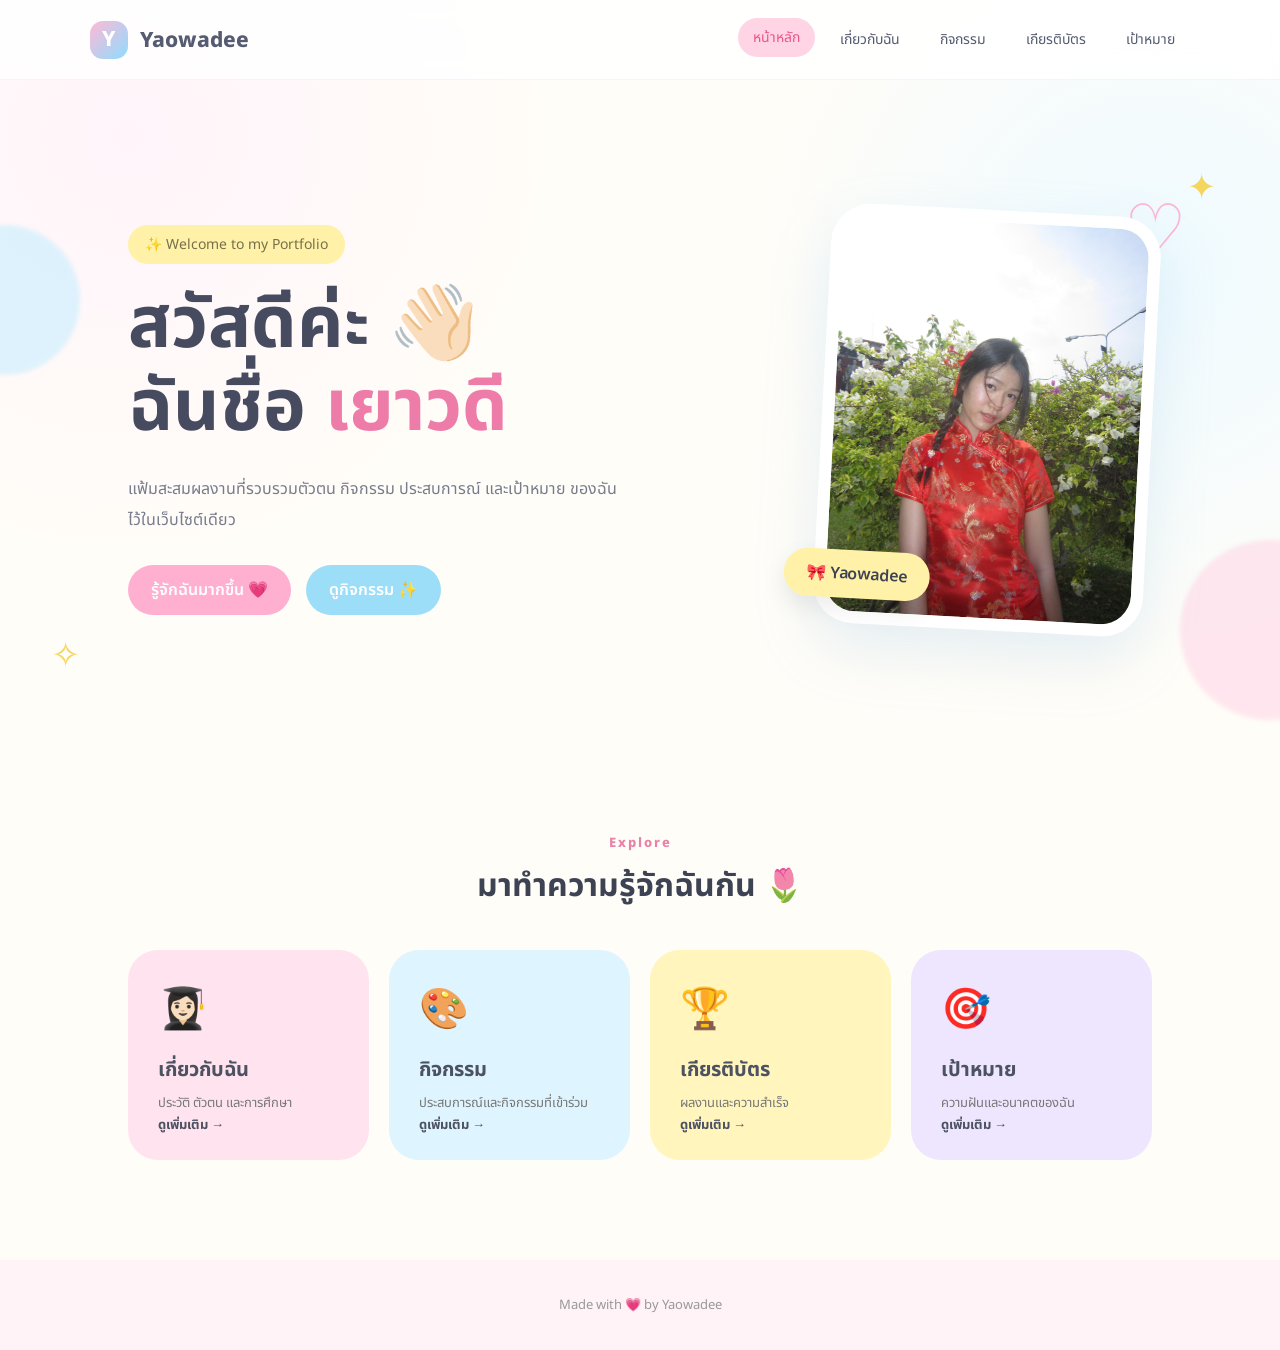
<file: index.html>
<!DOCTYPE html>
<html lang="th">
<head>
    <meta charset="UTF-8">
    <meta name="viewport" content="width=device-width, initial-scale=1.0">

    <title>Portfolio | Yaowadee</title>

    <link rel="stylesheet" href="style.css">

    <link href="https://fonts.googleapis.com/css2?family=Noto+Sans+Thai:wght@300;400;500;600;700;800&display=swap" rel="stylesheet">
</head>

<body>

<!-- Floating decorations -->
<div class="bubble bubble1"></div>
<div class="bubble bubble2"></div>
<div class="star">✦</div>
<div class="star star2">✧</div>

<!-- NAVBAR -->
<nav class="navbar">

    <div class="logo">
        <span>Y</span> Yaowadee
    </div>

    <div class="nav-links">
        <a href="index.html" class="active">หน้าหลัก</a>
        <a href="about.html">เกี่ยวกับฉัน</a>
        <a href="activities.html">กิจกรรม</a>
        <a href="certificates.html">เกียรติบัตร</a>
        <a href="goals.html">เป้าหมาย</a>
    </div>

</nav>


<!-- HERO -->
<section class="hero">

    <div class="hero-text">

        <div class="hello">
            ✨ Welcome to my Portfolio
        </div>

        <h1>
            สวัสดีค่ะ 👋🏻<br>
            ฉันชื่อ <span>เยาวดี</span>
        </h1>

        <p>
            แฟ้มสะสมผลงานที่รวบรวมตัวตน
            กิจกรรม ประสบการณ์ และเป้าหมาย
            ของฉันไว้ในเว็บไซต์เดียว
        </p>

        <div class="hero-buttons">

            <a href="about.html" class="btn pink">
                รู้จักฉันมากขึ้น 💗
            </a>

            <a href="activities.html" class="btn blue">
                ดูกิจกรรม ✨
            </a>

        </div>

    </div>


    <div class="hero-image">

        <div class="image-decoration">♡</div>

        <div class="profile-card">

            <img src="IMG_1903.jpeg" alt="รูปโปรไฟล์">

            <div class="profile-tag">
                🎀 Yaowadee
            </div>

        </div>

    </div>

</section>


<!-- QUICK MENU -->

<section class="quick-section">

    <div class="section-title">
        <span>Explore</span>
        <h2>มาทำความรู้จักฉันกัน 🌷</h2>
    </div>


    <div class="menu-grid">

        <a href="about.html" class="menu-card pink-card">
            <div class="icon">👩🏻‍🎓</div>
            <h3>เกี่ยวกับฉัน</h3>
            <p>ประวัติ ตัวตน และการศึกษา</p>
            <span>ดูเพิ่มเติม →</span>
        </a>


        <a href="activities.html" class="menu-card blue-card">
            <div class="icon">🎨</div>
            <h3>กิจกรรม</h3>
            <p>ประสบการณ์และกิจกรรมที่เข้าร่วม</p>
            <span>ดูเพิ่มเติม →</span>
        </a>


        <a href="certificates.html" class="menu-card yellow-card">
            <div class="icon">🏆</div>
            <h3>เกียรติบัตร</h3>
            <p>ผลงานและความสำเร็จ</p>
            <span>ดูเพิ่มเติม →</span>
        </a>


        <a href="goals.html" class="menu-card purple-card">
            <div class="icon">🎯</div>
            <h3>เป้าหมาย</h3>
            <p>ความฝันและอนาคตของฉัน</p>
            <span>ดูเพิ่มเติม →</span>
        </a>

    </div>

</section>


<footer>
    <p>Made with 💗 by Yaowadee</p>
</footer>

</body>
</html>
</file>
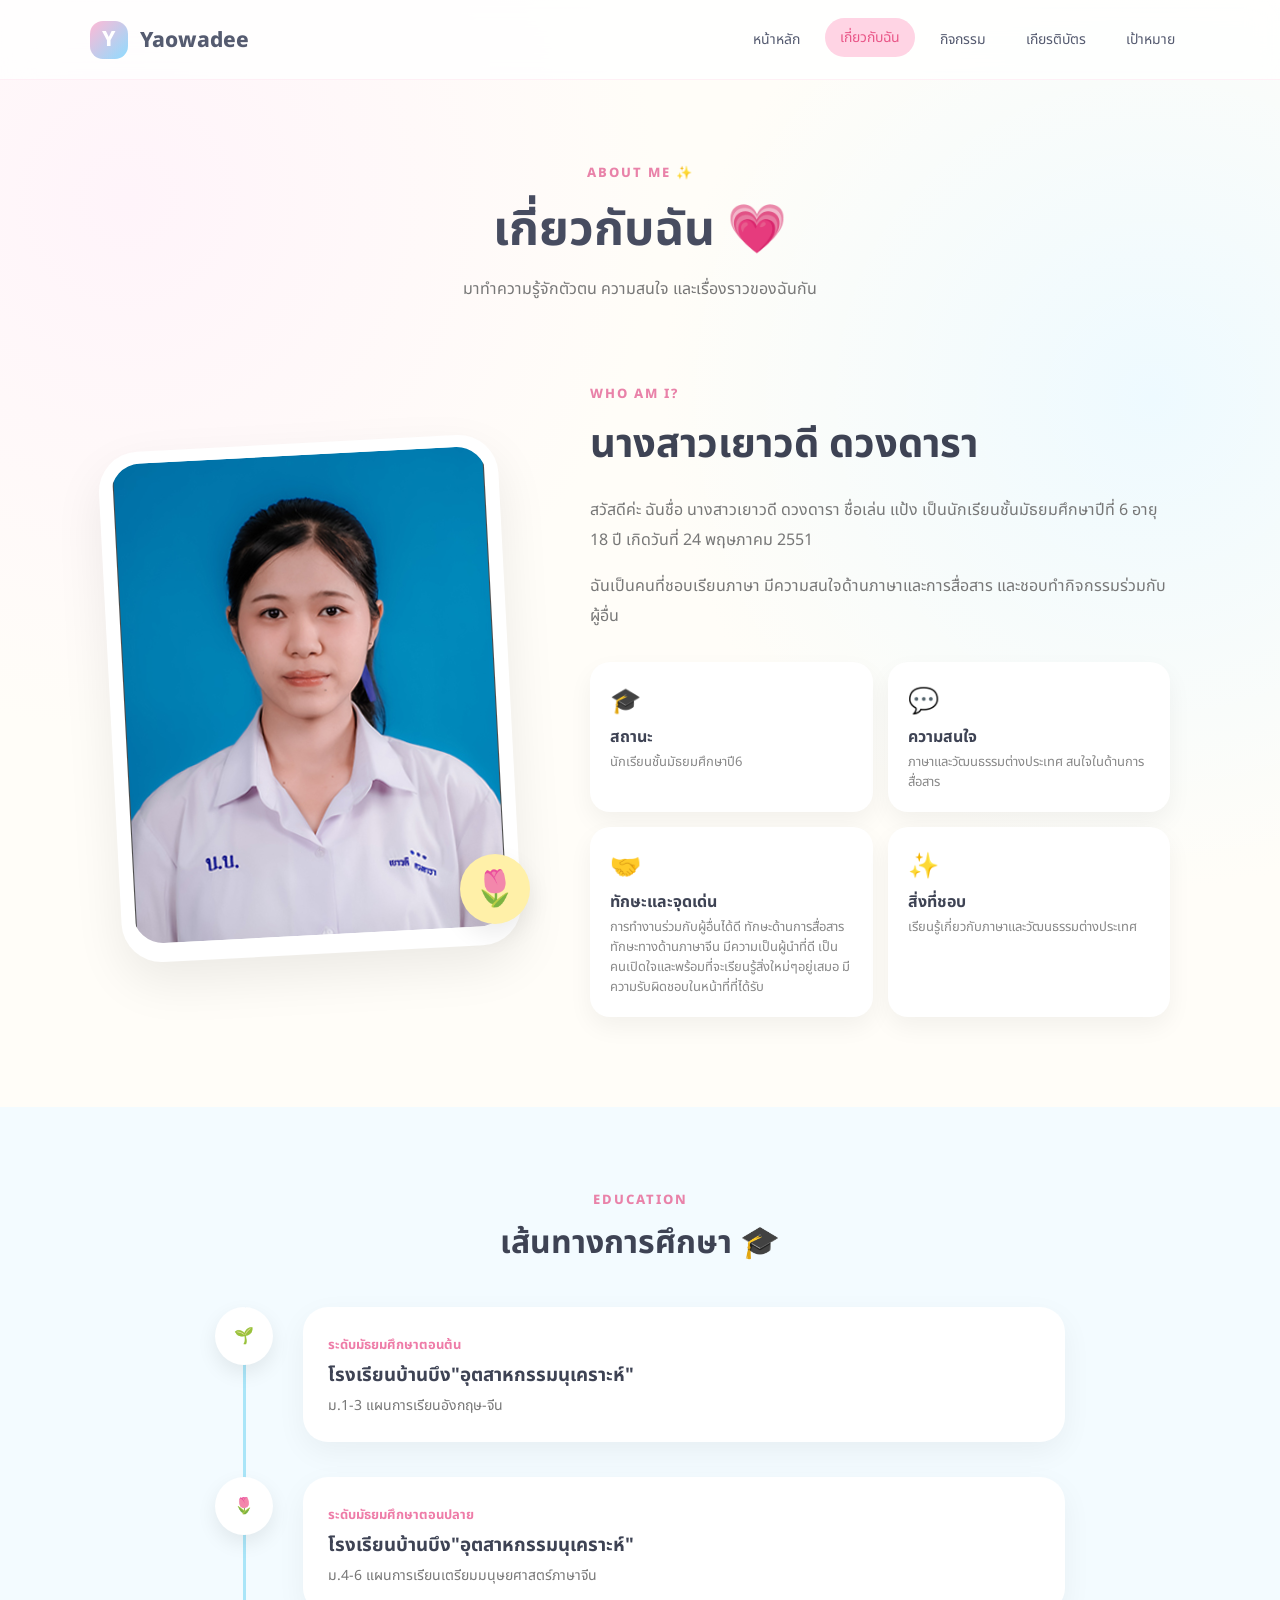
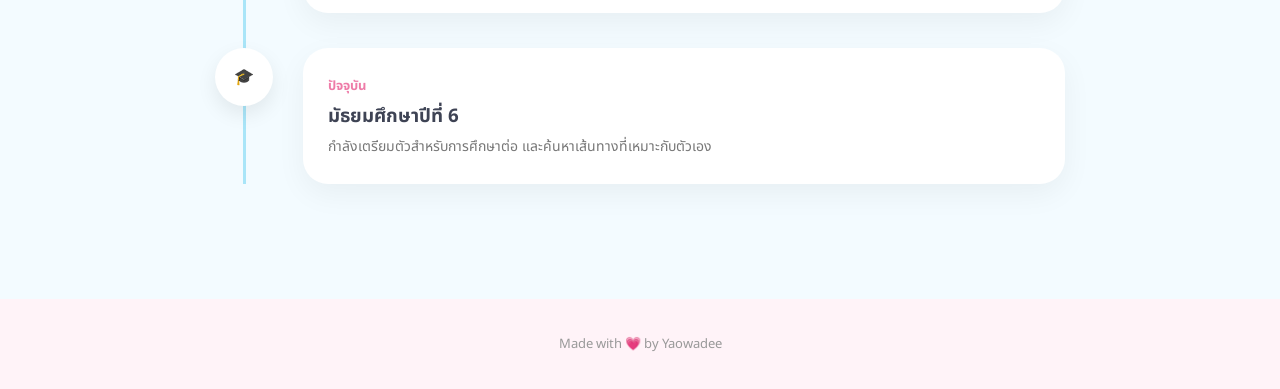
<file: about.html>
<!DOCTYPE html>
<html lang="th">

<head>

<meta charset="UTF-8">
<meta name="viewport" content="width=device-width, initial-scale=1.0">

<title>เกี่ยวกับฉัน | Yaowadee</title>

<link rel="stylesheet" href="style.css">

<link href="https://fonts.googleapis.com/css2?family=Noto+Sans+Thai:wght@300;400;500;600;700;800&display=swap" rel="stylesheet">

</head>

<body>

<nav class="navbar">

    <div class="logo">
        <span>Y</span> Yaowadee
    </div>

    <div class="nav-links">

        <a href="index.html">หน้าหลัก</a>
        <a href="about.html" class="active">เกี่ยวกับฉัน</a>
        <a href="activities.html">กิจกรรม</a>
        <a href="certificates.html">เกียรติบัตร</a>
        <a href="goals.html">เป้าหมาย</a>

    </div>

</nav>


<section class="page-header">

    <div>
        <span>ABOUT ME ✨</span>
        <h1>เกี่ยวกับฉัน 💗</h1>

        <p>
            มาทำความรู้จักตัวตน ความสนใจ
            และเรื่องราวของฉันกัน
        </p>
    </div>

</section>


<section class="about-layout">

    <div class="about-photo">

        <div class="photo-frame">

            <img src="608-016.jpeg" alt="รูปของฉัน">

        </div>

        <div class="sticker">🌷</div>

    </div>


    <div class="about-content">

        <span class="small-title">WHO AM I?</span>

        <h2>นางสาวเยาวดี ดวงดารา</h2>

        <p>
            สวัสดีค่ะ ฉันชื่อ นางสาวเยาวดี ดวงดารา
            ชื่อเล่น แป้ง เป็นนักเรียนชั้นมัธยมศึกษาปีที่ 6
            อายุ 18 ปี เกิดวันที่ 24 พฤษภาคม 2551
        </p>

        <p>
            ฉันเป็นคนที่ชอบเรียนภาษา
            มีความสนใจด้านภาษาและการสื่อสาร
            และชอบทำกิจกรรมร่วมกับผู้อื่น 
        </p>


        <div class="info-grid">

            <div class="info-box">
                <span>🎓</span>
                <strong>สถานะ</strong>
                <p>นักเรียนชั้นมัธยมศึกษาปี6</p>
            </div>

            <div class="info-box">
                <span>💬</span>
                <strong>ความสนใจ</strong>
                <p>ภาษาและวัฒนธรรมต่างประเทศ สนใจในด้านการสื่อสาร</p>
            </div>

            <div class="info-box">
                <span>🤝</span>
                <strong>ทักษะและจุดเด่น</strong>
                <p>การทำงานร่วมกับผู้อื่นได้ดี
                   ทักษะด้านการสื่อสาร ทักษะทางด้านภาษาจีน
                   มีความเป็นผู้นำที่ดี เป็นคนเปิดใจและพร้อมที่จะเรียนรู้สิ่งใหม่ๆอยู่เสมอ มีความรับผิดชอบในหน้าที่ที่ได้รับ</p>
            </div>

            <div class="info-box">
                <span>✨</span>
                <strong>สิ่งที่ชอบ</strong>
                <p>เรียนรู้เกี่ยวกับภาษาและวัฒนธรรมต่างประเทศ</p>
            </div>

        </div>

    </div>

</section>


<section class="education-section">

    <div class="section-title">

        <span>EDUCATION</span>

        <h2>เส้นทางการศึกษา 🎓</h2>

    </div>


    <div class="timeline">

        <div class="timeline-item">

            <div class="timeline-dot">🌱</div>

            <div class="timeline-card">

                <span>ระดับมัธยมศึกษาตอนต้น</span>

                <h3>โรงเรียนบ้านบึง"อุตสาหกรรมนุเคราะห์"</h3>

                <p>
                    ม.1-3
                    แผนการเรียนอังกฤษ-จีน

                </p>

            </div>

        </div>


        <div class="timeline-item">

            <div class="timeline-dot">🌷</div>

            <div class="timeline-card">

                <span>ระดับมัธยมศึกษาตอนปลาย</span>

                <h3>โรงเรียนบ้านบึง"อุตสาหกรรมนุเคราะห์"</h3>

                <p>
                    ม.4-6
                    แผนการเรียนเตรียมมนุษยศาสตร์ภาษาจีน
                </p>

            </div>

        </div>


        <div class="timeline-item">

            <div class="timeline-dot">🎓</div>

            <div class="timeline-card">

                <span>ปัจจุบัน</span>

                <h3>มัธยมศึกษาปีที่ 6</h3>

                <p>
                    กำลังเตรียมตัวสำหรับการศึกษาต่อ
                    และค้นหาเส้นทางที่เหมาะกับตัวเอง
                </p>

            </div>

        </div>

    </div>

</section>


<footer>
    <p>Made with 💗 by Yaowadee</p>
</footer>

</body>
</html>
</file>
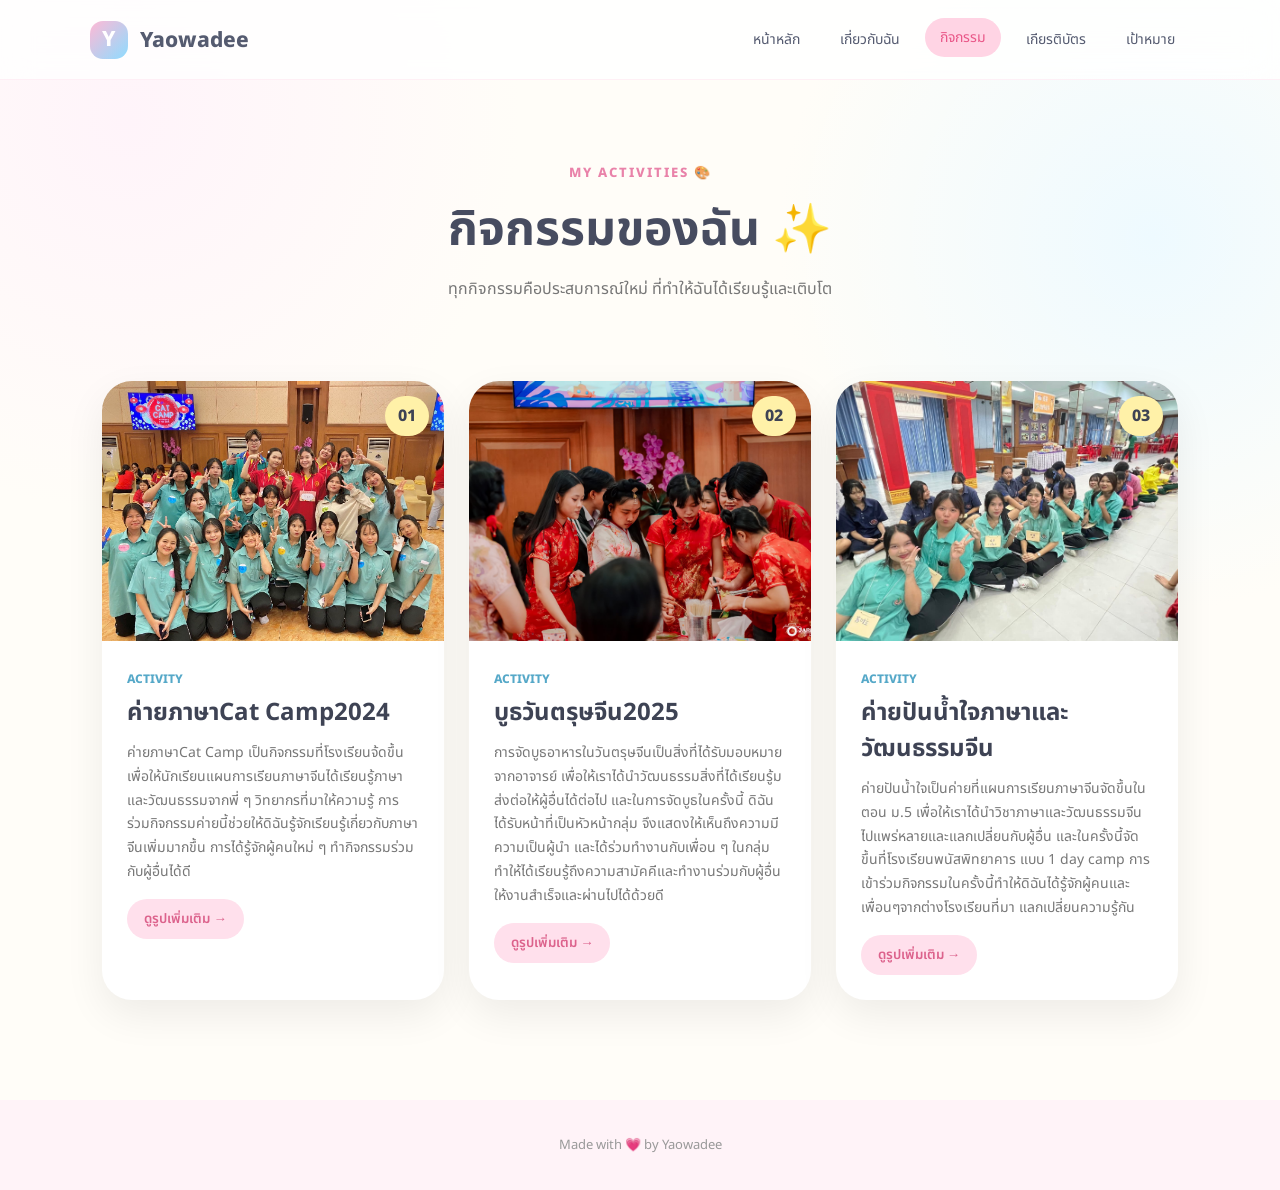
<file: activities.html>
<!DOCTYPE html>
<html lang="th">

<head>

<meta charset="UTF-8">
<meta name="viewport" content="width=device-width, initial-scale=1.0">

<title>กิจกรรม | Yaowadee</title>

<link rel="stylesheet" href="style.css">

<link href="https://fonts.googleapis.com/css2?family=Noto+Sans+Thai:wght@300;400;500;600;700;800&display=swap" rel="stylesheet">

</head>

<body>

<nav class="navbar">

    <div class="logo">
        <span>Y</span> Yaowadee
    </div>

    <div class="nav-links">

        <a href="index.html">หน้าหลัก</a>
        <a href="about.html">เกี่ยวกับฉัน</a>
        <a href="activities.html" class="active">กิจกรรม</a>
        <a href="certificates.html">เกียรติบัตร</a>
        <a href="goals.html">เป้าหมาย</a>

    </div>

</nav>


<section class="page-header">

    <span>MY ACTIVITIES 🎨</span>

    <h1>กิจกรรมของฉัน ✨</h1>

    <p>
        ทุกกิจกรรมคือประสบการณ์ใหม่
        ที่ทำให้ฉันได้เรียนรู้และเติบโต
    </p>

</section>


<section class="activity-section">


    <div class="activity-grid">


        <div class="activity-card">

            <div class="activity-image">

                <img src="IMG_6097.jpeg" alt="กิจกรรม">

                <span class="number">01</span>

            </div>

            <div class="activity-content">

                <span>ACTIVITY</span>

                <h2>ค่ายภาษาCat Camp2024</h2>

                <p>
                    ค่ายภาษาCat Camp เป็นกิจกรรมที่โรงเรียนจ้ดขึ้นเพื่อให้นักเรียนแผนการเรียนภาษาจีนได้เรียนรู้ภาษาและวัฒนธรรมจากพี่ ๆ วิทยากรที่มาให้ความรู้
                    การร่วมกิจกรรมค่ายนี้ช่วยให้ดิฉันรู้จักเรียนรู้เกี่ยวกับภาษาจีนเพิ่มมากขึ้น การได้รู้จักผู้คนใหม่ ๆ ทำกิจกรรมร่วมกับผู้อื่นได้ดี
                </p>

                <button onclick="openModal('กิจกรรมที่1','images/activity1.jpg')">
                    ดูรูปเพิ่มเติม →
                </button>

            </div>

        </div>



        <div class="activity-card">

            <div class="activity-image">

                <img src="IMG_8158.jpeg" alt="กิจกรรม">

                <span class="number">02</span>

            </div>

            <div class="activity-content">

                <span>ACTIVITY</span>

                <h2>บูธวันตรุษจีน2025</h2>

                <p>
                    การจัดบูธอาหารในวันตรุษจีนเป็นสิ่งที่ได้รับมอบหมายจากอาจารย์ เพื่อให้เราได้นำวัฒนธรรมสิ่งที่ได้เรียนรู้มส่งต่อให้ผู้อื่นได้ต่อไป
                    และในการจัดบูธในครั้งนี้ ดิฉันได้รับหน้าที่เป็นหัวหน้ากลุ่ม จึงแสดงให้เห็นถึงความมีความเป็นผู้นำ และได้ร่วมทำงานกับเพื่อน ๆ ในกลุ่ม 
                    ทำให้ได้เรียนรู้ถึงความสามัคคีและทำงานร่วมกับผู้อื่นให้งานสำเร็จและผ่านไปได้ด้วยดี
                    
                </p>

                <button onclick="openModal('กิจกรรมที่ 2','images/activity2.jpg')">
                    ดูรูปเพิ่มเติม →
                </button>

            </div>

        </div>



        <div class="activity-card">

            <div class="activity-image">

                <img src="IMG_3068.jpeg" alt="กิจกรรม">

                <span class="number">03</span>

            </div>

            <div class="activity-content">

                <span>ACTIVITY</span>

                <h2>ค่ายปันน้ำใจภาษาและวัฒนธรรมจีน</h2>

                <p>
                    ค่ายปันน้ำใจเป็นค่ายที่แผนการเรียนภาษาจีนจัดขึ้นในตอน ม.5 เพื่อให้เราได้นำวิชาภาษาและวัฒนธรรมจีนไปแพร่หลายและแลกเปลี่ยนกับผู้อื่น
                    และในครั้งนี้จัดขึ้นที่โรงเรียนพนัสพิทยาคาร แบบ 1 day camp การเข้าร่วมกิจกรรมในครั้งนี้ทำให้ดิฉันได้รู้จักผู้คนและเพื่อนๆจากต่างโรงเรียนที่มา
                    แลกเปลี่ยนความรู้กัน
                </p>

                <button onclick="openModal('กิจกรรมที่ 3','images/activity3.jpg')">
                    ดูรูปเพิ่มเติม →
                </button>

            </div>

        </div>


    </div>

</section>


<!-- MODAL -->

<div id="modal" class="modal">

    <div class="modal-box">

        <button class="close" onclick="closeModal()">×</button>

        <img id="modalImage">

        <h2 id="modalTitle"></h2>

    </div>

</div>


<footer>
    <p>Made with 💗 by Yaowadee</p>
</footer>


<script>

function openModal(title, image){

    document.getElementById("modal").style.display = "flex";

    document.getElementById("modalTitle").innerText = title;

    document.getElementById("modalImage").src = image;

}

function closeModal(){

    document.getElementById("modal").style.display = "none";

}

</script>

</body>
</html>
</file>
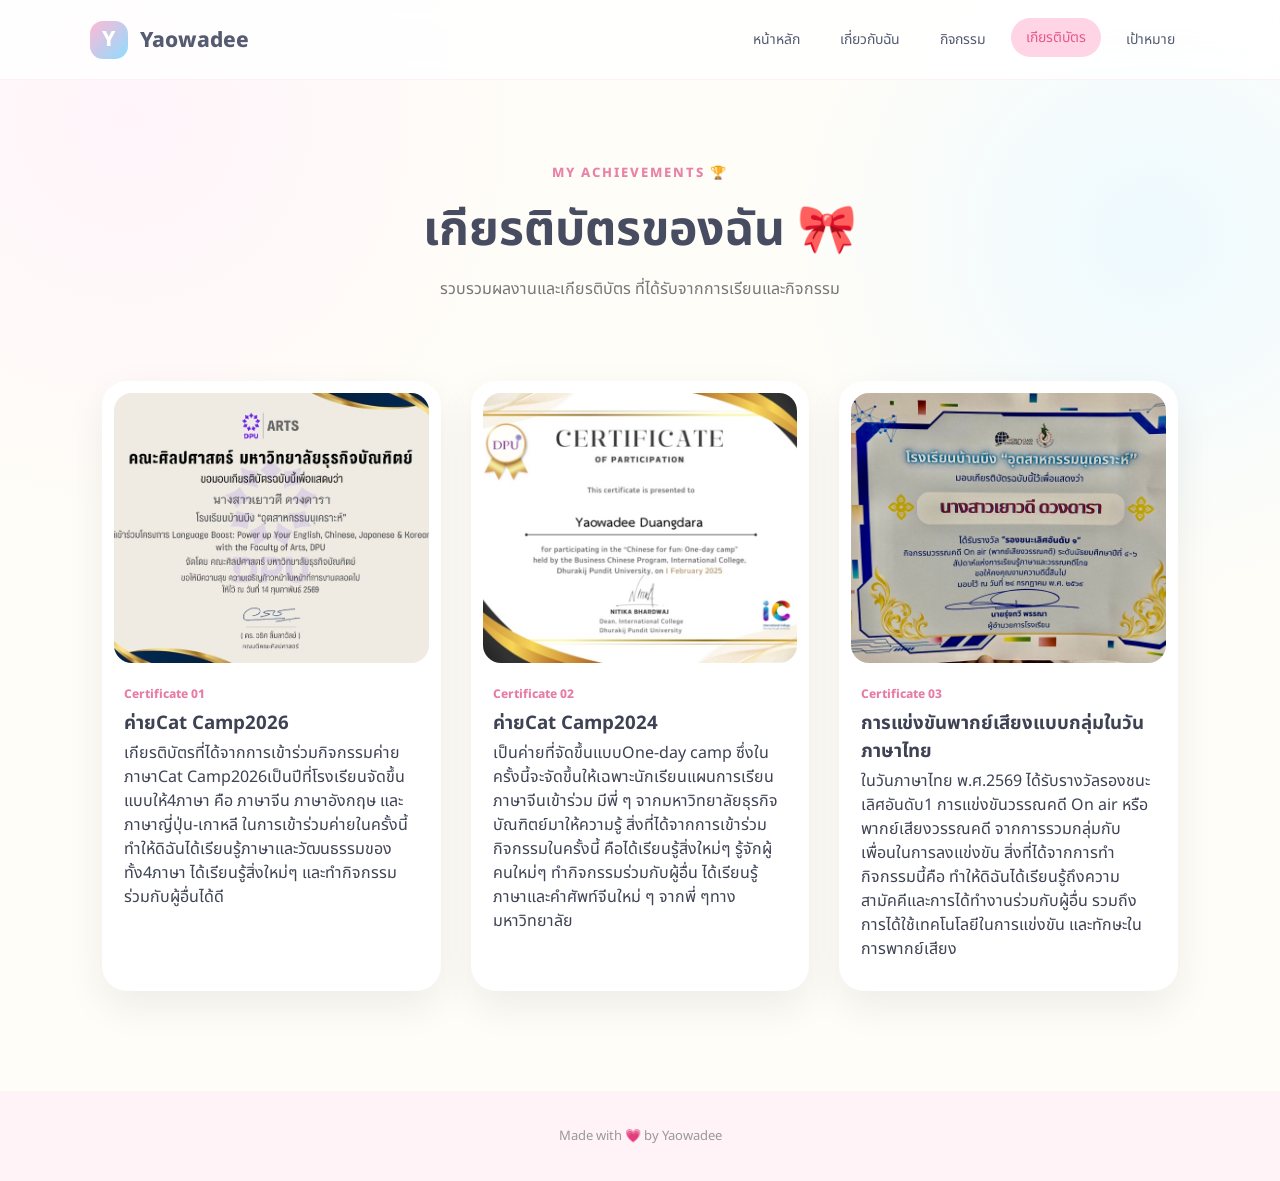
<file: certificates.html>
<!DOCTYPE html>
<html lang="th">

<head>

<meta charset="UTF-8">
<meta name="viewport" content="width=device-width, initial-scale=1.0">

<title>เกียรติบัตร | Yaowadee</title>

<link rel="stylesheet" href="style.css">

<link href="https://fonts.googleapis.com/css2?family=Noto+Sans+Thai:wght@300;400;500;600;700;800&display=swap" rel="stylesheet">

</head>

<body>

<nav class="navbar">

    <div class="logo">
        <span>Y</span> Yaowadee
    </div>

    <div class="nav-links">

        <a href="index.html">หน้าหลัก</a>
        <a href="about.html">เกี่ยวกับฉัน</a>
        <a href="activities.html">กิจกรรม</a>
        <a href="certificates.html" class="active">เกียรติบัตร</a>
        <a href="goals.html">เป้าหมาย</a>

    </div>

</nav>


<section class="page-header">

    <span>MY ACHIEVEMENTS 🏆</span>

    <h1>เกียรติบัตรของฉัน 🎀</h1>

    <p>
        รวบรวมผลงานและเกียรติบัตร
        ที่ได้รับจากการเรียนและกิจกรรม
    </p>

</section>


<section class="certificate-section">

    <div class="certificate-grid">


        <div class="certificate-card"
             onclick="showCertificate('images/certificate1.jpg')">

            <div class="certificate-img">

                <img src="IMG_9692.jpeg">

                <div class="zoom">
                    🔍
                </div>

            </div>

            <div class="certificate-info">

                <span>Certificate 01</span>

                <h3>ค่ายCat Camp2026</h3>

                <p>เกียรติบัตรที่ได้จากการเข้าร่วมกิจกรรมค่ายภาษาCat Camp2026เป็นปีที่โรงเรียนจัดขึ้นแบบให้4ภาษา คือ ภาษาจีน ภาษาอังกฤษ และภาษาญี่ปุ่น-เกาหลี ในการเข้าร่วมค่ายในครั้งนี้ทำให้ดิฉันได้เรียนรู้ภาษาและวัฒนธรรมของทั้ง4ภาษา ได้เรียนรู้สิ่งใหม่ๆ และทำกิจกรรมร่วมกับผู้อื่นได้ดี</p>

            </div>

        </div>



        <div class="certificate-card"
             onclick="showCertificate('images/certificate2.jpg')">

            <div class="certificate-img">

                <img src="IMG_7845.jpeg">

                <div class="zoom">
                    🔍
                </div>

            </div>

            <div class="certificate-info">

                <span>Certificate 02</span>

                <h3>ค่ายCat Camp2024</h3>

                <p>เป็นค่ายที่จัดขึ้นแบบOne-day camp ซึ่งในครั้งนี้จะจัดขึ้นให้เฉพาะนักเรียนแผนการเรียนภาษาจีนเข้าร่วม มีพี่ ๆ จากมหาวิทยาลัยธุรกิจบัณฑิตย์มาให้ความรู้ สิ่งที่ได้จากการเข้าร่วมกิจกรรมในครั้งนี้ คือได้เรียนรู้สิ่งใหม่ๆ รู้จักผู้คนใหม่ๆ ทำกิจกรรมร่วมกับผู้อื่น ได้เรียนรู้ภาษาและคำศัพท์จีนใหม่ ๆ จากพี่ ๆทางมหาวิทยาลัย</p>

            </div>

        </div>



        <div class="certificate-card"
             onclick="showCertificate('images/certificate3.jpg')">

            <div class="certificate-img">

                <img src="IMG_6202.jpeg">

                <div class="zoom">
                    🔍
                </div>

            </div>

            <div class="certificate-info">

                <span>Certificate 03</span>

                <h3>การแข่งขันพากย์เสียงแบบกลุ่มในวันภาษาไทย</h3>

                <p>ในวันภาษาไทย พ.ศ.2569 ได้รับรางวัลรองชนะเลิศอันดับ1 การแข่งขันวรรณคดี On air หรือพากย์เสียงวรรณคดี จากการรวมกลุ่มกับเพื่อนในการลงแข่งขัน สิ่งที่ได้จากการทำกิจกรรมนี้คือ ทำให้ดิฉันได้เรียนรู้ถึงความสามัคคีและการได้ทำงานร่วมกับผู้อื่น รวมถึงการได้ใช้เทคโนโลยีในการแข่งขัน และทักษะในการพากย์เสียง</p>

            </div>

        </div>


    </div>

</section>


<!-- CERTIFICATE POPUP -->

<div id="certificateModal" class="modal">

    <div class="certificate-modal">

        <button onclick="closeCertificate()" class="close">
            ×
        </button>

        <img id="certificateLarge">

    </div>

</div>


<footer>
    <p>Made with 💗 by Yaowadee</p>
</footer>


<script>

function showCertificate(image){

    document.getElementById("certificateModal").style.display = "flex";

    document.getElementById("certificateLarge").src = image;

}

function closeCertificate(){

    document.getElementById("certificateModal").style.display = "none";

}

</script>

</body>
</html>
</file>
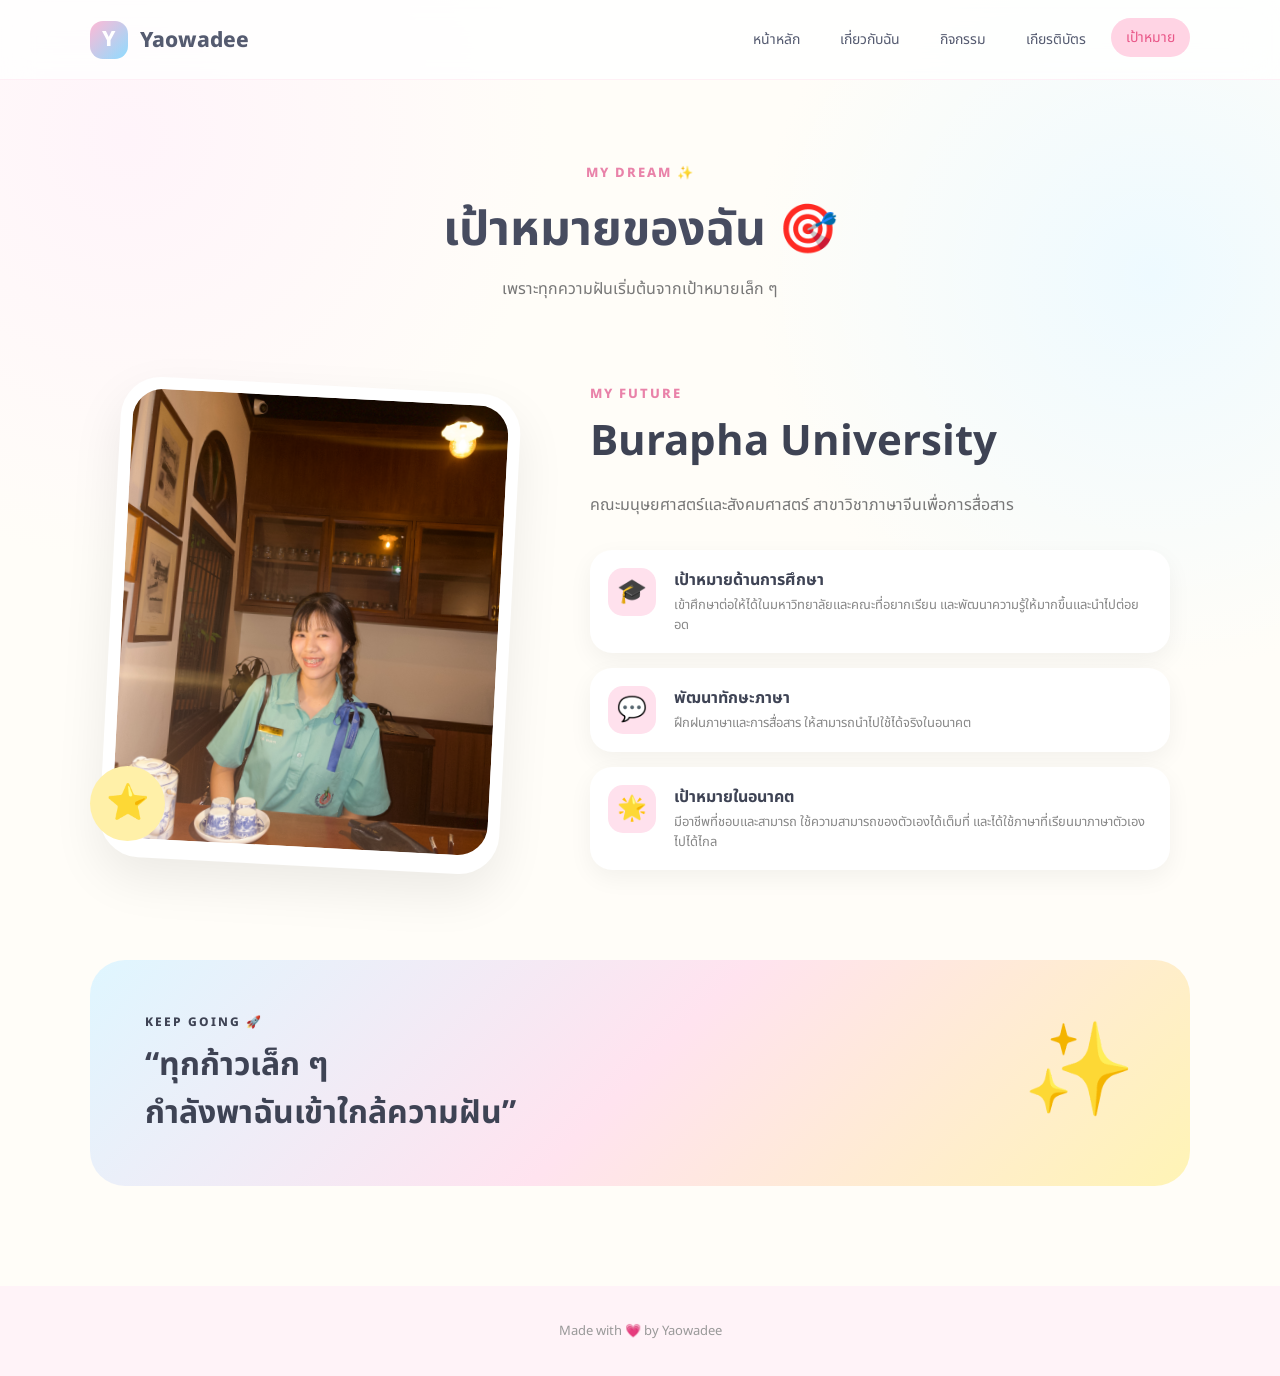
<file: goals.html>
<!DOCTYPE html>
<html lang="th">

<head>

<meta charset="UTF-8">
<meta name="viewport" content="width=device-width, initial-scale=1.0">

<title>เป้าหมาย | Yaowadee</title>

<link rel="stylesheet" href="style.css">

<link href="https://fonts.googleapis.com/css2?family=Noto+Sans+Thai:wght@300;400;500;600;700;800&display=swap" rel="stylesheet">

</head>

<body>

<nav class="navbar">

    <div class="logo">
        <span>Y</span> Yaowadee
    </div>

    <div class="nav-links">

        <a href="index.html">หน้าหลัก</a>
        <a href="about.html">เกี่ยวกับฉัน</a>
        <a href="activities.html">กิจกรรม</a>
        <a href="certificates.html">เกียรติบัตร</a>
        <a href="goals.html" class="active">เป้าหมาย</a>

    </div>

</nav>


<section class="page-header">

    <span>MY DREAM ✨</span>

    <h1>เป้าหมายของฉัน 🎯</h1>

    <p>
        เพราะทุกความฝันเริ่มต้นจากเป้าหมายเล็ก ๆ
    </p>

</section>


<section class="dream-section">


    <div class="dream-image">

        <div class="dream-frame">

            <img src="original 2026-09-12 1102576C4F4B16E6D6.jpeg" alt="เป้าหมาย">

        </div>

        <div class="dream-sticker">
            ⭐
        </div>

    </div>


    <div class="dream-content">

        <span class="small-title">
            MY FUTURE
        </span>

        <h2>
            Burapha University<br>
            
        </h2>

        <p>
            คณะมนุษยศาสตร์และสังคมศาสตร์
            สาขาวิชาภาษาจีนเพื่อการสื่อสาร
        
        </p>


        <div class="goal-list">

            <div class="goal-item">

                <div class="goal-icon">🎓</div>

                <div>
                    <h3>เป้าหมายด้านการศึกษา</h3>

                    <p>
                        เข้าศึกษาต่อให้ได้ในมหาวิทยาลัยและคณะที่อยากเรียน
                        และพัฒนาความรู้ให้มากขึ้นและนำไปต่อยอด
                    </p>
                </div>

            </div>


            <div class="goal-item">

                <div class="goal-icon">💬</div>

                <div>
                    <h3>พัฒนาทักษะภาษา</h3>

                    <p>
                        ฝึกฝนภาษาและการสื่อสาร
                        ให้สามารถนำไปใช้ได้จริงในอนาคต
                    </p>
                </div>

            </div>


            <div class="goal-item">

                <div class="goal-icon">🌟</div>

                <div>
                    <h3>เป้าหมายในอนาคต</h3>

                    <p>
                        มีอาชีพที่ชอบและสามารถ
                        ใช้ความสามารถของตัวเองได้เต็มที่ และได้ใช้ภาษาที่เรียนมาภาษาตัวเองไปได้ไกล
                    </p>
                </div>

            </div>

        </div>

    </div>

</section>


<section class="future-box">

    <div>

        <span>KEEP GOING 🚀</span>

        <h2>
            “ทุกก้าวเล็ก ๆ<br>
            กำลังพาฉันเข้าใกล้ความฝัน”
        </h2>

    </div>

    <div class="big-star">
        ✨
    </div>

</section>


<footer>
    <p>Made with 💗 by Yaowadee</p>
</footer>

</body>
</html>
</file>
<file: style.css>
@import url('https://fonts.googleapis.com/css2?family=Noto+Sans+Thai:wght@300;400;500;600;700;800&display=swap');


*{
    margin:0;
    padding:0;
    box-sizing:border-box;
}


html{
    scroll-behavior:smooth;
}


body{

    font-family:'Noto Sans Thai',sans-serif;

    background:
        radial-gradient(circle at 10% 10%, #fff4fa 0, transparent 25%),
        radial-gradient(circle at 90% 20%, #eefaff 0, transparent 25%),
        #fffdf8;

    color:#3e4354;

    overflow-x:hidden;
}


/* ================= NAVBAR ================= */

.navbar{

    width:100%;

    padding:20px 7%;

    display:flex;

    justify-content:space-between;

    align-items:center;

    position:sticky;

    top:0;

    z-index:100;

    background:rgba(255,255,255,.8);

    backdrop-filter:blur(15px);

    border-bottom:1px solid rgba(255,180,210,.2);
}


.logo{

    font-size:21px;

    font-weight:800;

    color:#555b70;
}


.logo span{

    display:inline-flex;

    width:38px;

    height:38px;

    align-items:center;

    justify-content:center;

    border-radius:13px;

    background:linear-gradient(
        135deg,
        #ffb9d5,
        #8edcff
    );

    color:white;

    margin-right:7px;
}


.nav-links{

    display:flex;

    gap:10px;

}


.nav-links a{

    text-decoration:none;

    color:#555b70;

    padding:9px 15px;

    border-radius:20px;

    font-size:14px;

    transition:.3s;

}


.nav-links a:hover,
.nav-links a.active{

    background:#ffd4e4;

    color:#e95788;

    transform:translateY(-2px);
}


/* ================= HERO ================= */

.hero{

    min-height:680px;

    display:flex;

    align-items:center;

    justify-content:space-between;

    gap:70px;

    padding:80px 10%;

    position:relative;
}


.hero-text{

    max-width:570px;

    animation:fadeUp .8s ease;
}


.hello{

    display:inline-block;

    padding:9px 17px;

    background:#fff1a8;

    border-radius:30px;

    color:#77704b;

    margin-bottom:20px;

    font-size:14px;
}


.hero h1{

    font-size:clamp(42px,6vw,72px);

    line-height:1.15;

    color:#464b60;

}


.hero h1 span{

    color:#ee7ca8;

}


.hero p{

    margin-top:25px;

    line-height:1.9;

    color:#777c8c;

    max-width:500px;
}


.hero-buttons{

    display:flex;

    gap:15px;

    margin-top:30px;
}


.btn{

    text-decoration:none;

    padding:13px 23px;

    border-radius:30px;

    font-weight:600;

    transition:.3s;
}


.btn:hover{

    transform:translateY(-5px);

    box-shadow:0 15px 30px rgba(0,0,0,.1);
}


.btn.pink{

    background:#ffafd0;

    color:white;
}


.btn.blue{

    background:#9cdef7;

    color:white;
}


/* ================= PROFILE ================= */

.hero-image{

    position:relative;

    animation:float 4s ease-in-out infinite;
}


.profile-card{

    width:330px;

    height:420px;

    padding:12px;

    background:white;

    border-radius:40px;

    box-shadow:0 25px 60px rgba(123,180,220,.2);

    transform:rotate(3deg);

}


.profile-card img{

    width:100%;

    height:100%;

    object-fit:cover;

    border-radius:30px;
}


.profile-tag{

    position:absolute;

    bottom:25px;

    left:-30px;

    padding:12px 22px;

    background:#fff1a8;

    border-radius:25px;

    box-shadow:0 10px 25px rgba(0,0,0,.08);

    font-weight:600;
}


.image-decoration{

    position:absolute;

    right:-35px;

    top:-30px;

    font-size:70px;

    color:#ffb5d4;
}


/* ================= QUICK MENU ================= */

.quick-section{

    padding:70px 10% 100px;
}


.section-title{

    text-align:center;

    margin-bottom:40px;
}


.section-title span,
.page-header span,
.small-title{

    color:#e982a9;

    font-size:13px;

    font-weight:800;

    letter-spacing:2px;
}


.section-title h2{

    margin-top:8px;

    font-size:32px;
}


.menu-grid{

    display:grid;

    grid-template-columns:repeat(4,1fr);

    gap:20px;
}


.menu-card{

    text-decoration:none;

    padding:30px;

    border-radius:30px;

    color:#4d5262;

    transition:.35s;

    min-height:210px;

    position:relative;

    overflow:hidden;
}


.menu-card:hover{

    transform:translateY(-10px) rotate(1deg);

    box-shadow:0 20px 40px rgba(0,0,0,.08);
}


.menu-card .icon{

    font-size:40px;

    margin-bottom:15px;
}


.menu-card h3{

    font-size:20px;
}


.menu-card p{

    font-size:13px;

    margin-top:8px;

    color:#777;
}


.menu-card span{

    position:absolute;

    bottom:25px;

    font-size:13px;

    font-weight:700;
}


.pink-card{
    background:#ffe4ef;
}


.blue-card{
    background:#def5ff;
}


.yellow-card{
    background:#fff5bd;
}


.purple-card{
    background:#eee6ff;
}


/* ================= PAGE HEADER ================= */

.page-header{

    text-align:center;

    padding:80px 20px 50px;
}


.page-header h1{

    font-size:48px;

    margin:10px 0;

    color:#474c60;
}


.page-header p{

    color:#777;

}


/* ================= ABOUT ================= */

.about-layout{

    max-width:1100px;

    margin:auto;

    padding:30px 20px 90px;

    display:grid;

    grid-template-columns:400px 1fr;

    gap:80px;

    align-items:center;
}


.about-photo{

    position:relative;
}


.photo-frame{

    padding:12px;

    background:white;

    border-radius:40px;

    box-shadow:0 20px 50px rgba(0,0,0,.08);

    transform:rotate(-3deg);
}


.photo-frame img{

    width:100%;

    height:480px;

    object-fit:cover;

    border-radius:30px;
}


.sticker{

    position:absolute;

    right:-20px;

    bottom:30px;

    width:70px;

    height:70px;

    display:flex;

    justify-content:center;

    align-items:center;

    background:#fff0a8;

    border-radius:50%;

    font-size:35px;

    box-shadow:0 10px 25px rgba(0,0,0,.08);
}


.about-content h2{

    font-size:40px;

    margin:10px 0 20px;
}


.about-content>p{

    line-height:1.9;

    color:#777;

    margin-bottom:15px;
}


.info-grid{

    display:grid;

    grid-template-columns:1fr 1fr;

    gap:15px;

    margin-top:30px;
}


.info-box{

    padding:20px;

    border-radius:20px;

    background:white;

    box-shadow:0 10px 25px rgba(0,0,0,.05);

    transition:.3s;
}


.info-box:hover{

    transform:translateY(-5px);
}


.info-box span{

    font-size:25px;
}


.info-box strong{

    display:block;

    margin-top:5px;
}


.info-box p{

    font-size:13px;

    color:#888;

    margin-top:3px;
}


/* ================= EDUCATION ================= */

.education-section{

    padding:80px 10%;

    background:#f3fbff;
}


.timeline{

    max-width:850px;

    margin:auto;

    position:relative;
}


.timeline::before{

    content:"";

    position:absolute;

    left:28px;

    top:0;

    bottom:0;

    width:3px;

    background:#a9e5f8;
}


.timeline-item{

    position:relative;

    display:flex;

    gap:30px;

    margin:35px 0;
}


.timeline-dot{

    width:58px;

    height:58px;

    flex-shrink:0;

    display:flex;

    justify-content:center;

    align-items:center;

    border-radius:50%;

    background:#fff;

    box-shadow:0 8px 20px rgba(0,0,0,.08);

    z-index:2;
}


.timeline-card{

    background:white;

    padding:25px;

    border-radius:25px;

    flex:1;

    box-shadow:0 10px 30px rgba(0,0,0,.05);
}


.timeline-card span{

    color:#ee7ca8;

    font-size:13px;

    font-weight:700;
}


.timeline-card h3{

    margin:5px 0;
}


.timeline-card p{

    color:#777;

    font-size:14px;

    line-height:1.7;
}


/* ================= ACTIVITIES ================= */

.activity-section{

    padding:30px 8% 100px;
}


.activity-grid{

    display:grid;

    grid-template-columns:repeat(3,1fr);

    gap:25px;
}


.activity-card{

    background:white;

    border-radius:30px;

    overflow:hidden;

    box-shadow:0 15px 40px rgba(0,0,0,.07);

    transition:.35s;
}


.activity-card:hover{

    transform:translateY(-10px);

    box-shadow:0 25px 50px rgba(0,0,0,.12);
}


.activity-image{

    height:260px;

    position:relative;

    overflow:hidden;
}


.activity-image img{

    width:100%;

    height:100%;

    object-fit:cover;

    transition:.5s;
}


.activity-card:hover img{

    transform:scale(1.08);
}


.number{

    position:absolute;

    top:15px;

    right:15px;

    padding:8px 13px;

    background:#fff1a8;

    border-radius:20px;

    font-weight:800;
}


.activity-content{

    padding:25px;
}


.activity-content>span{

    font-size:12px;

    color:#55a8c8;

    font-weight:800;
}


.activity-content h2{

    margin:5px 0 10px;
}


.activity-content p{

    color:#777;

    font-size:14px;

    line-height:1.7;
}


.activity-content button{

    border:0;

    background:#ffe0ec;

    color:#dc628c;

    padding:10px 17px;

    border-radius:20px;

    margin-top:15px;

    cursor:pointer;

    font-family:inherit;

    font-weight:600;
}


/* ================= CERTIFICATE ================= */

.certificate-section{

    padding:30px 8% 100px;
}


.certificate-grid{

    display:grid;

    grid-template-columns:repeat(3,1fr);

    gap:30px;
}


.certificate-card{

    background:white;

    border-radius:25px;

    padding:12px;

    box-shadow:0 15px 40px rgba(0,0,0,.07);

    cursor:pointer;

    transition:.35s;
}


.certificate-card:hover{

    transform:translateY(-8px) rotate(1deg);
}


.certificate-img{

    height:270px;

    position:relative;

    overflow:hidden;

    border-radius:18px;

    background:#f4f4f4;
}


.certificate-img img{

    width:100%;

    height:100%;

    object-fit:cover;
}


.zoom{

    position:absolute;

    inset:0;

    display:flex;

    align-items:center;

    justify-content:center;

    background:rgba(255,170,205,.6);

    color:white;

    font-size:35px;

    opacity:0;

    transition:.3s;
}


.certificate-card:hover .zoom{

    opacity:1;
}


.certificate-info{

    padding:18px 10px;
}


.certificate-info span{

    font-size:12px;

    color:#e77da5;

    font-weight:800;
}


.certificate-info h3{

    margin:4px 0;
    }

/* ================= GOALS ================= */

.dream-section{

    max-width:1100px;

    margin:auto;

    padding:30px 20px 90px;

    display:grid;

    grid-template-columns:400px 1fr;

    gap:80px;

    align-items:center;

}

.dream-image{

    position:relative;

}

.dream-frame{

    padding:12px;

    background:white;

    border-radius:40px;

    box-shadow:0 20px 50px rgba(0,0,0,.08);

    transform:rotate(3deg);

}

.dream-frame img{

    width:100%;

    height:450px;

    object-fit:cover;

    border-radius:30px;

}

.dream-sticker{

    position:absolute;

    left:-20px;

    bottom:25px;

    background:#fff0a8;

    width:75px;

    height:75px;

    border-radius:50%;

    display:flex;

    justify-content:center;

    align-items:center;

    font-size:35px;

}

.dream-content h2{

    font-size:42px;

    line-height:1.3;

    margin:10px 0 20px;

}

.dream-content>p{

    color:#777;

    line-height:1.9;

}

.goal-list{

    margin-top:30px;

    display:grid;

    gap:15px;

}

.goal-item{

    display:flex;

    gap:18px;

    padding:18px;

    background:white;

    border-radius:22px;

    box-shadow:0 8px 25px rgba(0,0,0,.05);

    transition:.3s;

}

.goal-item:hover{

    transform:translateX(8px);

}

.goal-icon{

    width:48px;

    height:48px;

    border-radius:15px;

    background:#ffe1ed;

    display:flex;

    align-items:center;

    justify-content:center;

    font-size:24px;

    flex-shrink:0;

}

.goal-item h3{

    font-size:16px;

}

.goal-item p{

    color:#888;

    font-size:13px;

    margin-top:3px;

}

.future-box{

    max-width:1100px;

    margin:0 auto 100px;

    padding:45px 55px;

    border-radius:35px;

    background:

        linear-gradient(

            135deg,

            #dff6ff,

            #ffe3ef,

            #fff4b5

        );

    display:flex;

    justify-content:space-between;

    align-items:center;

}

.future-box span{

    font-size:12px;

    font-weight:800;

    letter-spacing:2px;

}

.future-box h2{

    font-size:32px;

    margin-top:8px;

}

.big-star{

    font-size:90px;

    animation:float 3s infinite;

}

/* ================= MODAL ================= */

.modal{

    display:none;

    position:fixed;

    inset:0;

    background:rgba(40,45,60,.75);

    backdrop-filter:blur(8px);

    align-items:center;

    justify-content:center;

    z-index:999;

    padding:20px;

}

.modal-box,

.certificate-modal{

    position:relative;

    background:white;

    padding:15px;

    border-radius:25px;

    max-width:800px;

    max-height:90vh;

    animation:zoomIn .3s ease;

}

.modal-box img,

.certificate-modal img{

    max-width:100%;

    max-height:75vh;

    display:block;

    margin:auto;

    border-radius:15px;

}

.modal-box h2{

    text-align:center;

    margin-top:10px;

}

.close{

    position:absolute;

    right:-10px;

    top:-10px;

    width:38px;

    height:38px;

    border:0;

    border-radius:50%;

    background:#ff8eb6;

    color:white;

    font-size:25px;

    cursor:pointer;

    z-index:2;

}

/* ================= FOOTER ================= */

footer{

    text-align:center;

    padding:35px;

    background:#fff3f8;

    color:#999;

    font-size:13px;

}

/* ================= DECORATION ================= */

.bubble{

    position:fixed;

    border-radius:50%;

    filter:blur(2px);

    z-index:-1;

    opacity:.5;

}

.bubble1{

    width:150px;

    height:150px;

    background:#bcecff;

    top:25%;

    left:-70px;

}

.bubble2{

    width:180px;

    height:180px;

    background:#ffd0e3;

    right:-80px;

    top:60%;

}

.star{

    position:fixed;

    top:18%;

    right:5%;

    font-size:35px;

    color:#f4d65e;

    animation:twinkle 2s infinite;

    z-index:-1;

}

.star2{

    top:70%;

    left:4%;

}

/* ================= ANIMATION ================= */

@keyframes fadeUp{

    from{

        opacity:0;

        transform:translateY(30px);

    }

    to{

        opacity:1;

        transform:translateY(0);

    }

}

@keyframes float{

    0%,100%{

        transform:translateY(0);

    }

    50%{

        transform:translateY(-12px);

    }

}

@keyframes twinkle{

    0%,100%{

        opacity:.3;

        transform:scale(.8) rotate(0);

    }

    50%{

        opacity:1;

        transform:scale(1.2) rotate(15deg);

    }

}

@keyframes zoomIn{

    from{

        opacity:0;

        transform:scale(.8);

    }

    to{

        opacity:1;

        transform:scale(1);

    }

}

/* ================= MOBILE ================= */

@media(max-width:900px){

    .navbar{

        flex-direction:column;

        gap:15px;

    }

    .nav-links{

        flex-wrap:wrap;

        justify-content:center;

    }

    .hero{

        flex-direction:column;

        text-align:center;

        padding-top:50px;

    }

    .hero-buttons{

        justify-content:center;

    }

    .hero-image{

        margin-top:20px;

    }

    .menu-grid{

        grid-template-columns:1fr 1fr;

    }

    .about-layout,

    .dream-section{

        grid-template-columns:1fr;

        gap:50px;

    }

    .about-photo,

    .dream-image{

        max-width:400px;

        width:100%;

        margin:auto;

    }

    .activity-grid,

    .certificate-grid{

        grid-template-columns:1fr 1fr;

    }

}

@media(max-width:600px){

    .hero{

        padding:50px 20px;

    }

    .profile-card{

        width:280px;

        height:350px;

    }

    .menu-grid,

    .activity-grid,

    .certificate-grid{

        grid-template-columns:1fr;

    }

    .page-header h1{

        font-size:36px;

    }

    .info-grid{

        grid-template-columns:1fr;

    }

    .future-box{

        margin:20px;

        padding:30px;

    }

    .future-box h2{

        font-size:24px;

    }

    .big-star{

        font-size:50px;
</file>
